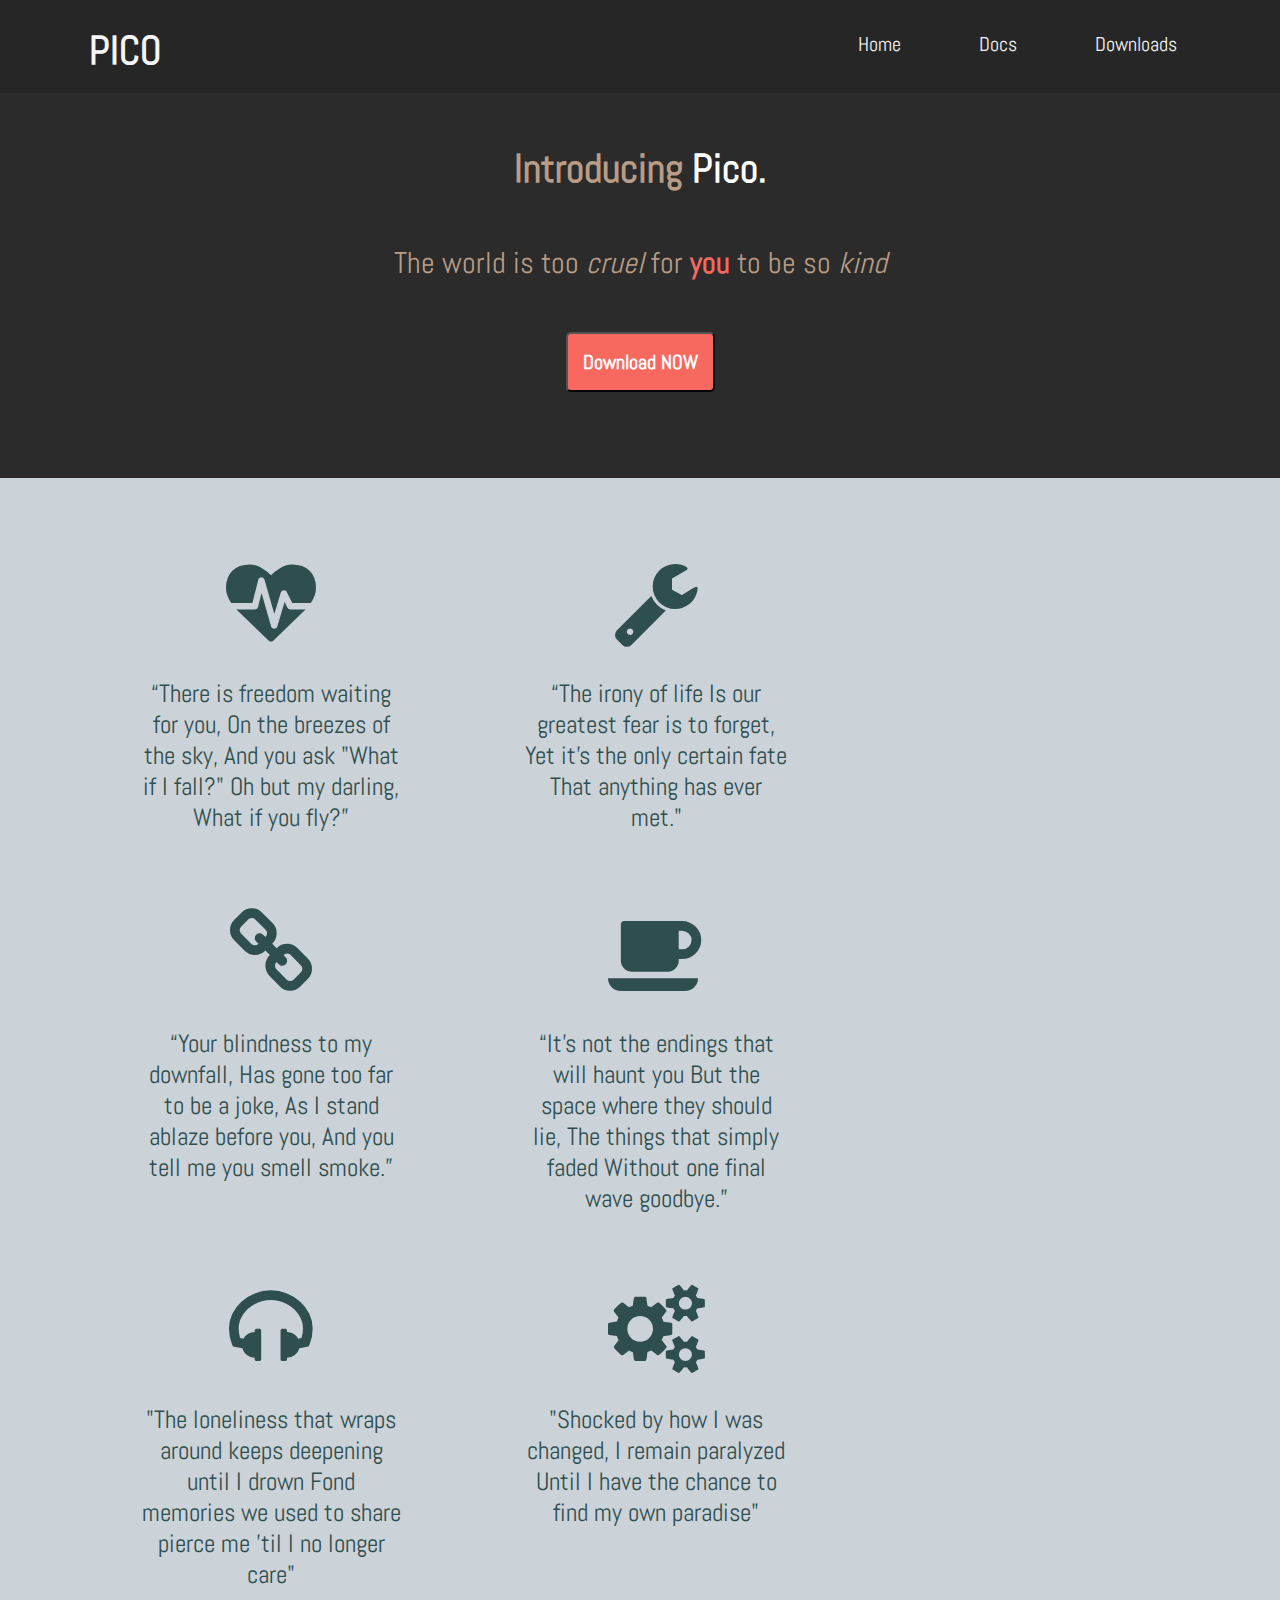
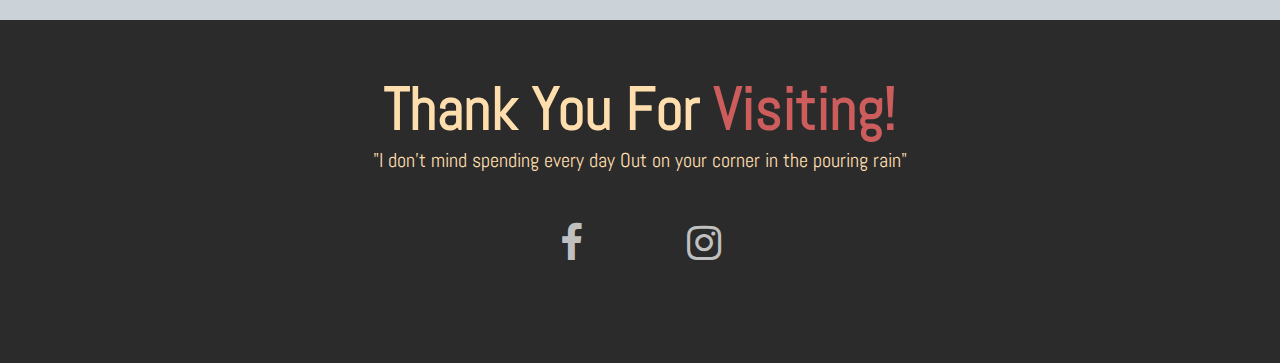
<file: index.html>
<html>
<head>
    <title>Home</title>
    <link rel="stylesheet" href="stylesheet1.css">
    <link href="https://fonts.googleapis.com/css?family=Abel" rel="stylesheet">
    <link href="https://maxcdn.bootstrapcdn.com/font-awesome/4.7.0/css/font-awesome.min.css" rel="stylesheet">
    </head>
    <body>
    <div class="header">
        <div class="wrapper">
            <div class="logo"><h1>PICO</h1></div>
            <div class="menu">
            <ul>
                <li><a href="">Home</a></li>
                <li><a href="">Docs</a></li>
                <li><a href="">Downloads</a></li>
                </ul>
            </div>
        </div>
        </div>
    <div class="slider">
        <div class="wrapper">
        <h1>Introducing <span>Pico.</span></h1>
            <p>The world is too <i>cruel</i> for <span>you</span> to be so <i>kind</i></p>
            <button>Download NOW</button>
        </div>
        </div>
    <div class="content">
        <div class="wrapper">
        <div class="box"><i class="fa fa-heartbeat" aria-hidden="true"></i><p>“There is freedom waiting for you,
On the breezes of the sky,
And you ask "What if I fall?"
Oh but my darling,
What if you fly?” </p></div>
        <div class="box"><i class="fa fa-wrench" aria-hidden="true"></i><p>“The irony of life
Is our greatest fear is to forget,
Yet it's the only certain fate
That anything has ever met."</p></div>
        <div class="box"><i class="fa fa-link" aria-hidden="true"></i><p>“Your blindness to my downfall,
Has gone too far to be a joke,
As I stand ablaze before you,
And you tell me you smell smoke.” </p></div>
        <div class="box"><i class="fa fa-coffee" aria-hidden="true"></i><p>“It's not the endings that will haunt you
But the space where they should lie,
The things that simply faded
Without one final wave goodbye.” </p></div>
        <div class="box"><i class="fa fa-headphones" aria-hidden="true"></i><p>"The loneliness that wraps around keeps deepening until I drown
Fond memories we used to share pierce me 'til I no longer care"</p></div>
        <div class="box"><i class="fa fa-cogs" aria-hidden="true"></i><p>"Shocked by how I was changed, I remain paralyzed
Until I have the chance to find my own paradise"</p></div>
        </div>
        </div>
        <div class="foot">
        <h1>Thank You For <span>Visiting!</span></h1>
        <p>"I don't mind spending every day
Out on your corner in the pouring rain"</p>
           
            <i class="fa fa-facebook" aria-hidden="true" style="padding: 50px;font-size: 40px;color: silver;"></i>
           <i class="fa fa-instagram" aria-hidden="true" style="padding: 50px;font-size: 40px;color: silver;"></i>
        </div>
    </body>
</html>
</file>
<file: stylesheet1.css>
*{
    margin: 0;
    padding: 0;
    font-family: 'Abel', sans-serif;
}
.header{
    background-color: #262626;
    min-height: 82px;
}
.wrapper{
    width: 90%;
    padding-left: 5%;
}
.logo{
    padding: 25px;
    width: 50px;
    float: left;
}
.logo h1{color: whitesmoke;
    font-size: 40px;
}
.menu{
    min-height: 62px;
    min-width: 265px;
    padding-top: 31px;
}
.menu ul{float: right;}
.menu ul li{list-style-type: none;float: left;}
.menu ul li a{color: whitesmoke; text-decoration: none;padding: 39px;font-size: 20px;transition: 1s;}
.menu ul li a:hover{color: red;}
.slider{background-color: #2B2B2B;min-height: 285px;text-align: center;padding: 50px;}
.slider h1{color: #B89C86;font-size: 40px;font-weight: bold;}
.slider h1 span{color: white;font-size: 40px;font-weight: bold;}
.slider p{color: #B89C86;padding: 50px;font-size: 30px;}
.slider p span{color: #F7695F; font-weight: bolder;}
.slider button{border-radius: 5px; color: white; font-weight: bold; background-color: #F7695F;padding: 15px;font-size: 20px;}
.content{overflow: hidden;
    min-height: 600px;
    background-color: #CBD2D8;
    padding-top: 40px;
}
.box{color: darkslategrey;
    width: 23%;
    min-height: 280px;
    float: left;
    margin-top: 10px;
    margin-left: 30px;
    margin-right: 30px;
    transform: translate(15px);
    text-align: center;
    font-size: 90px;
    padding: 30px;
}
.box p{font-size: 25px;padding-top: 30px;}
.foot{text-align: center;
    padding: 50px;
    background-color: #2B2B2B;
    color: navajowhite;
}
.foot h1{font-size: 60px;}
.foot h1 span{color: indianred;}
.foot p{font-size: 20px;}
</file>
